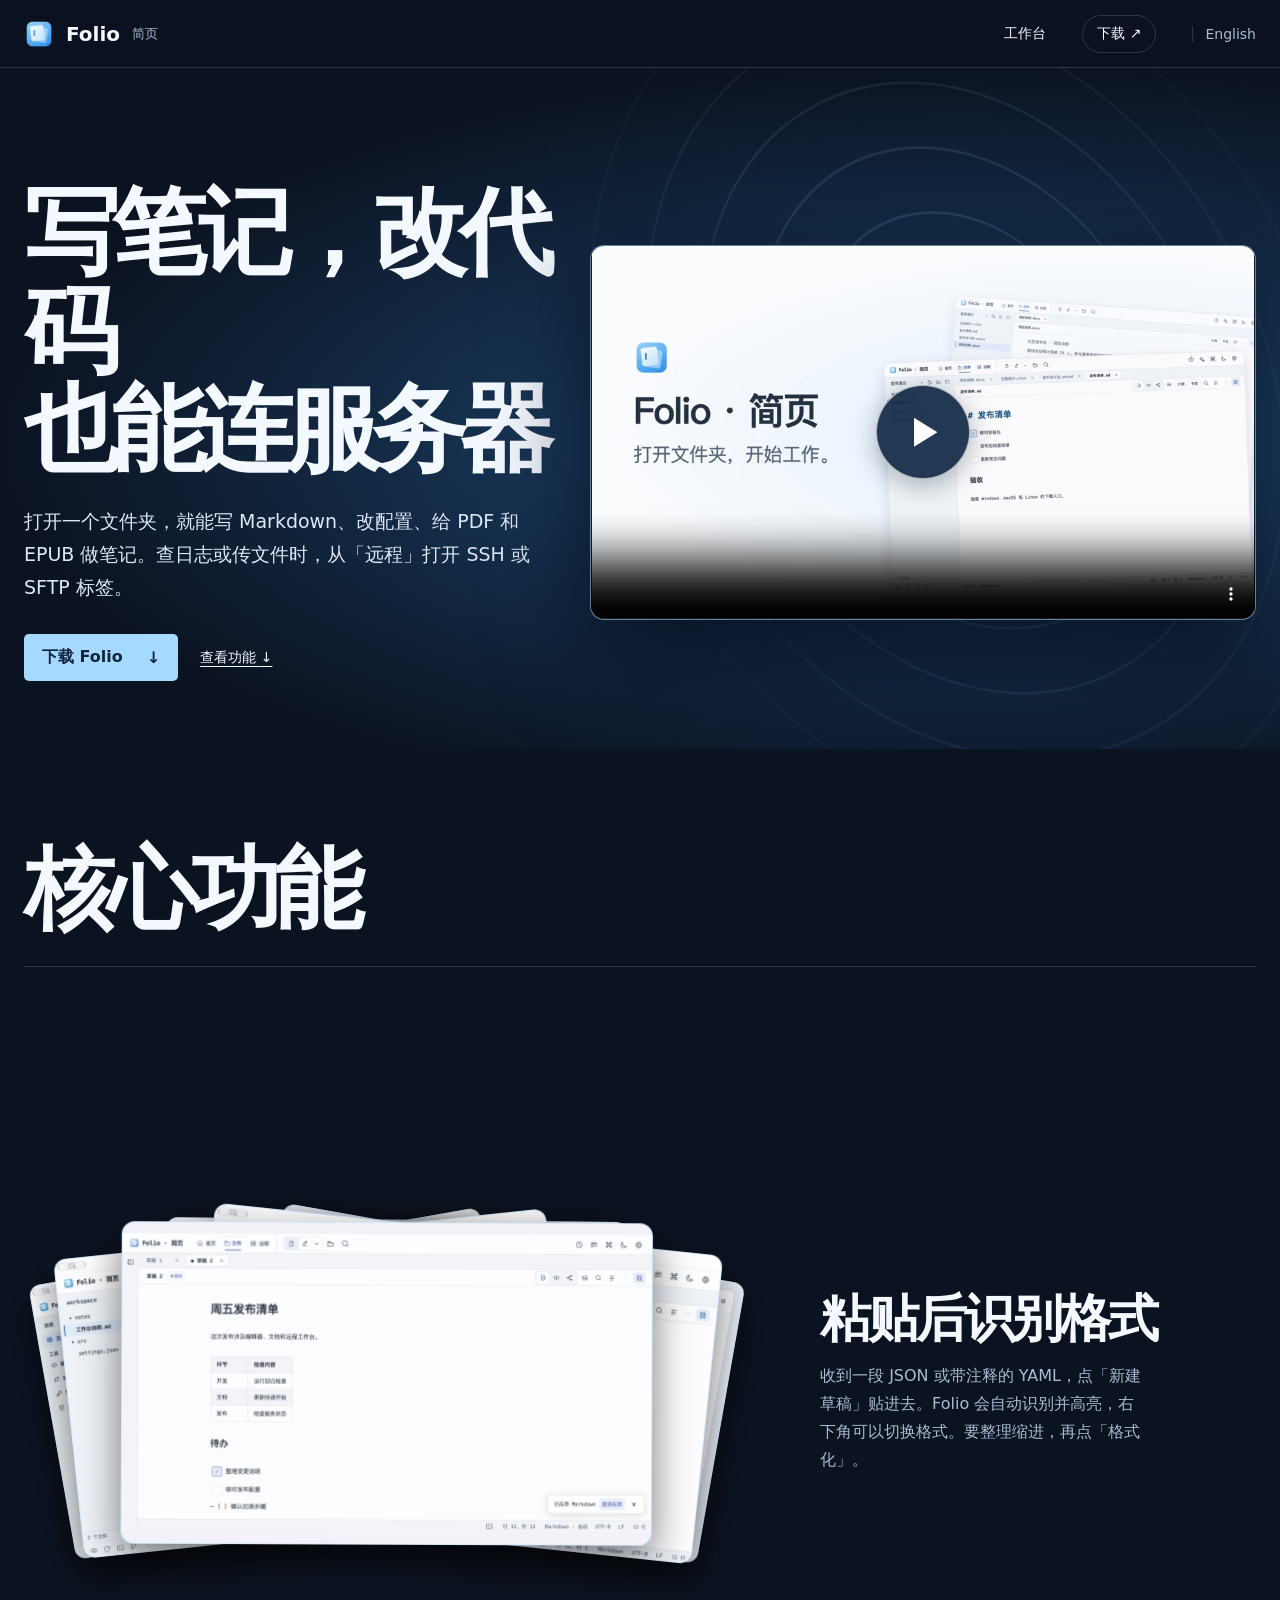
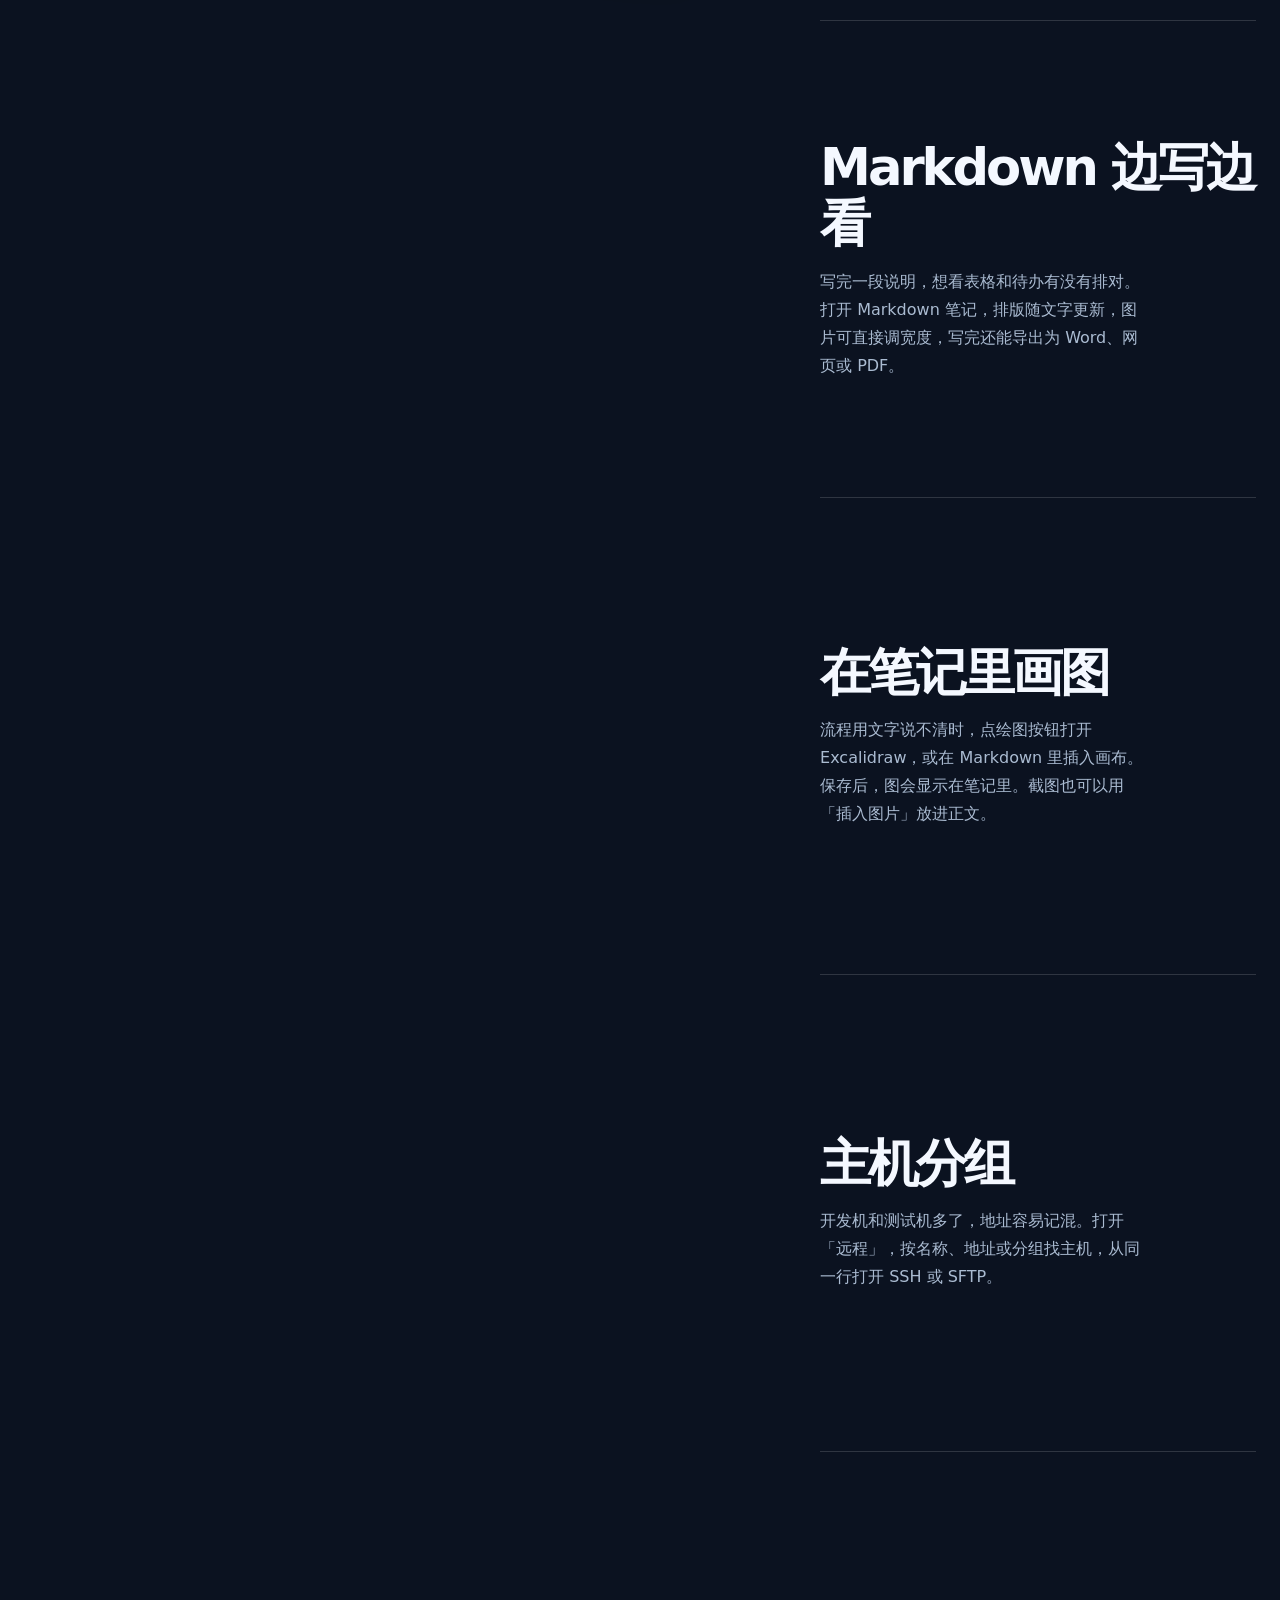
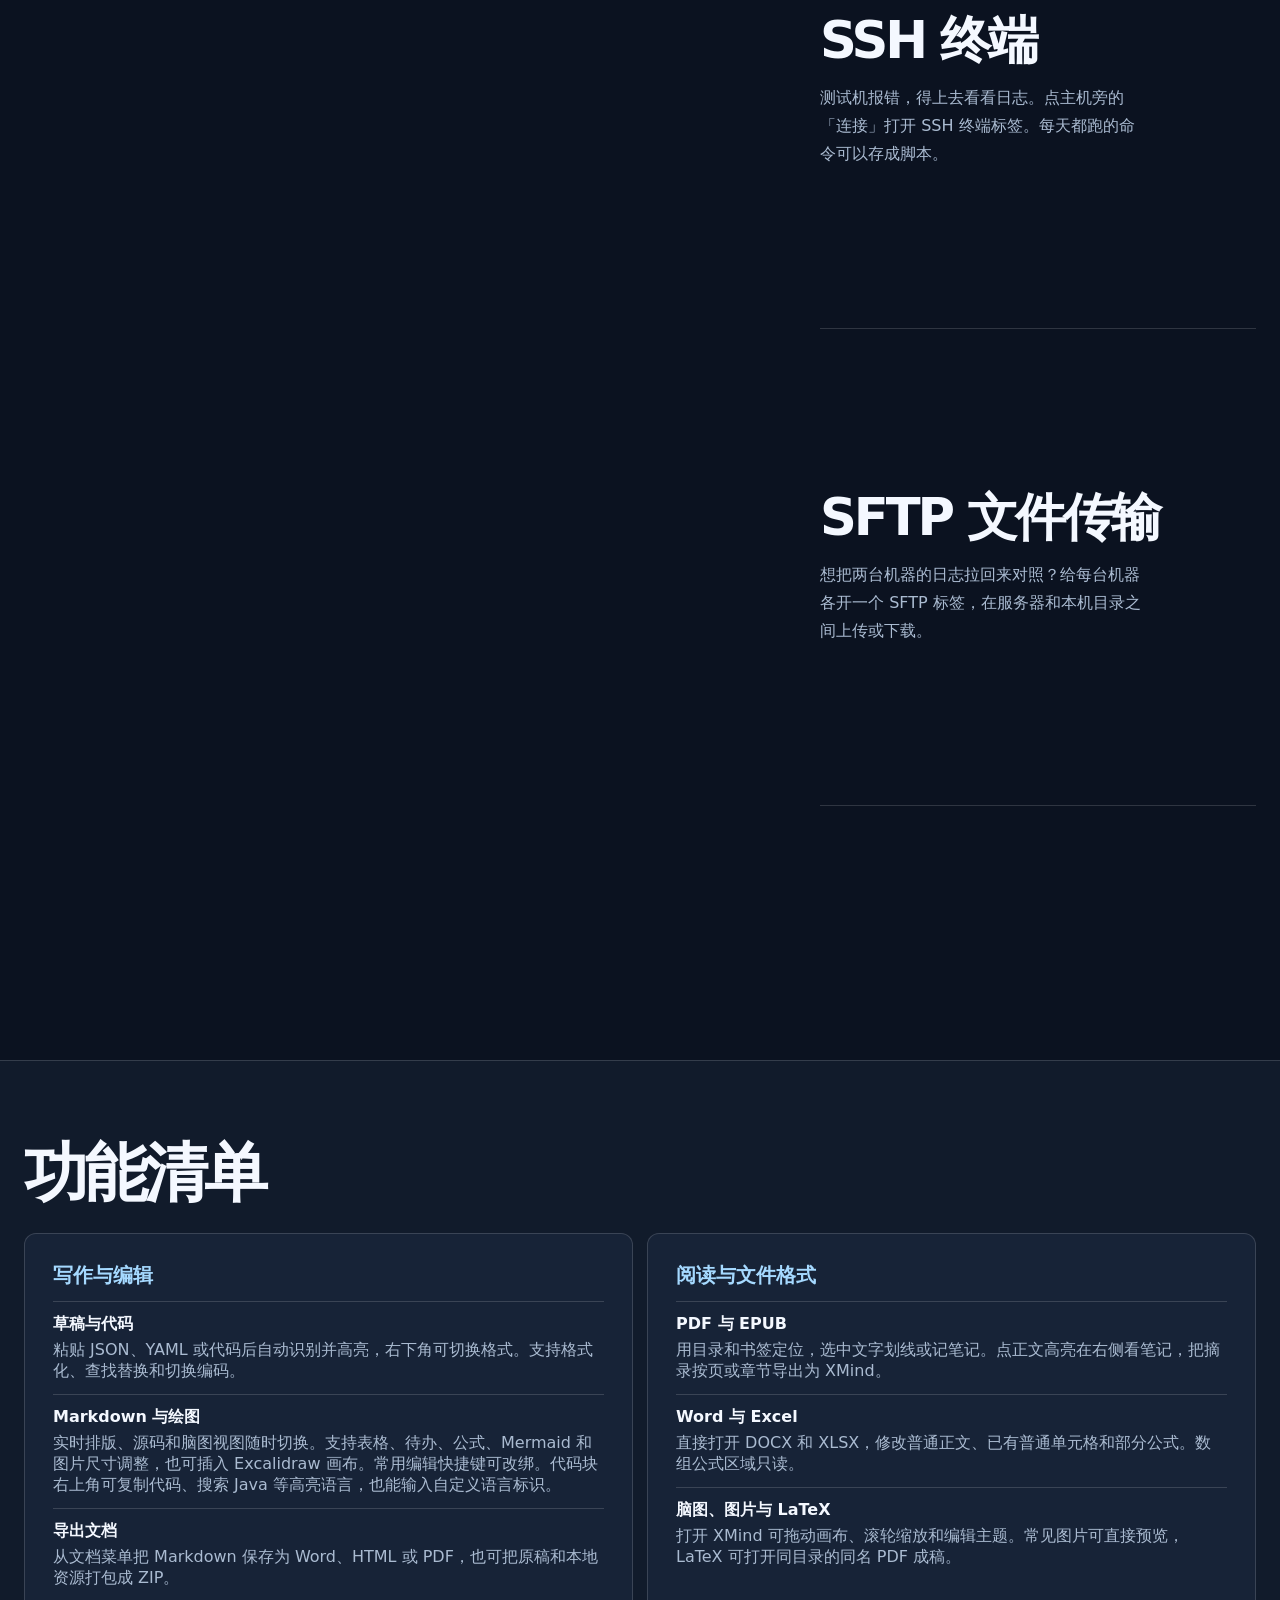
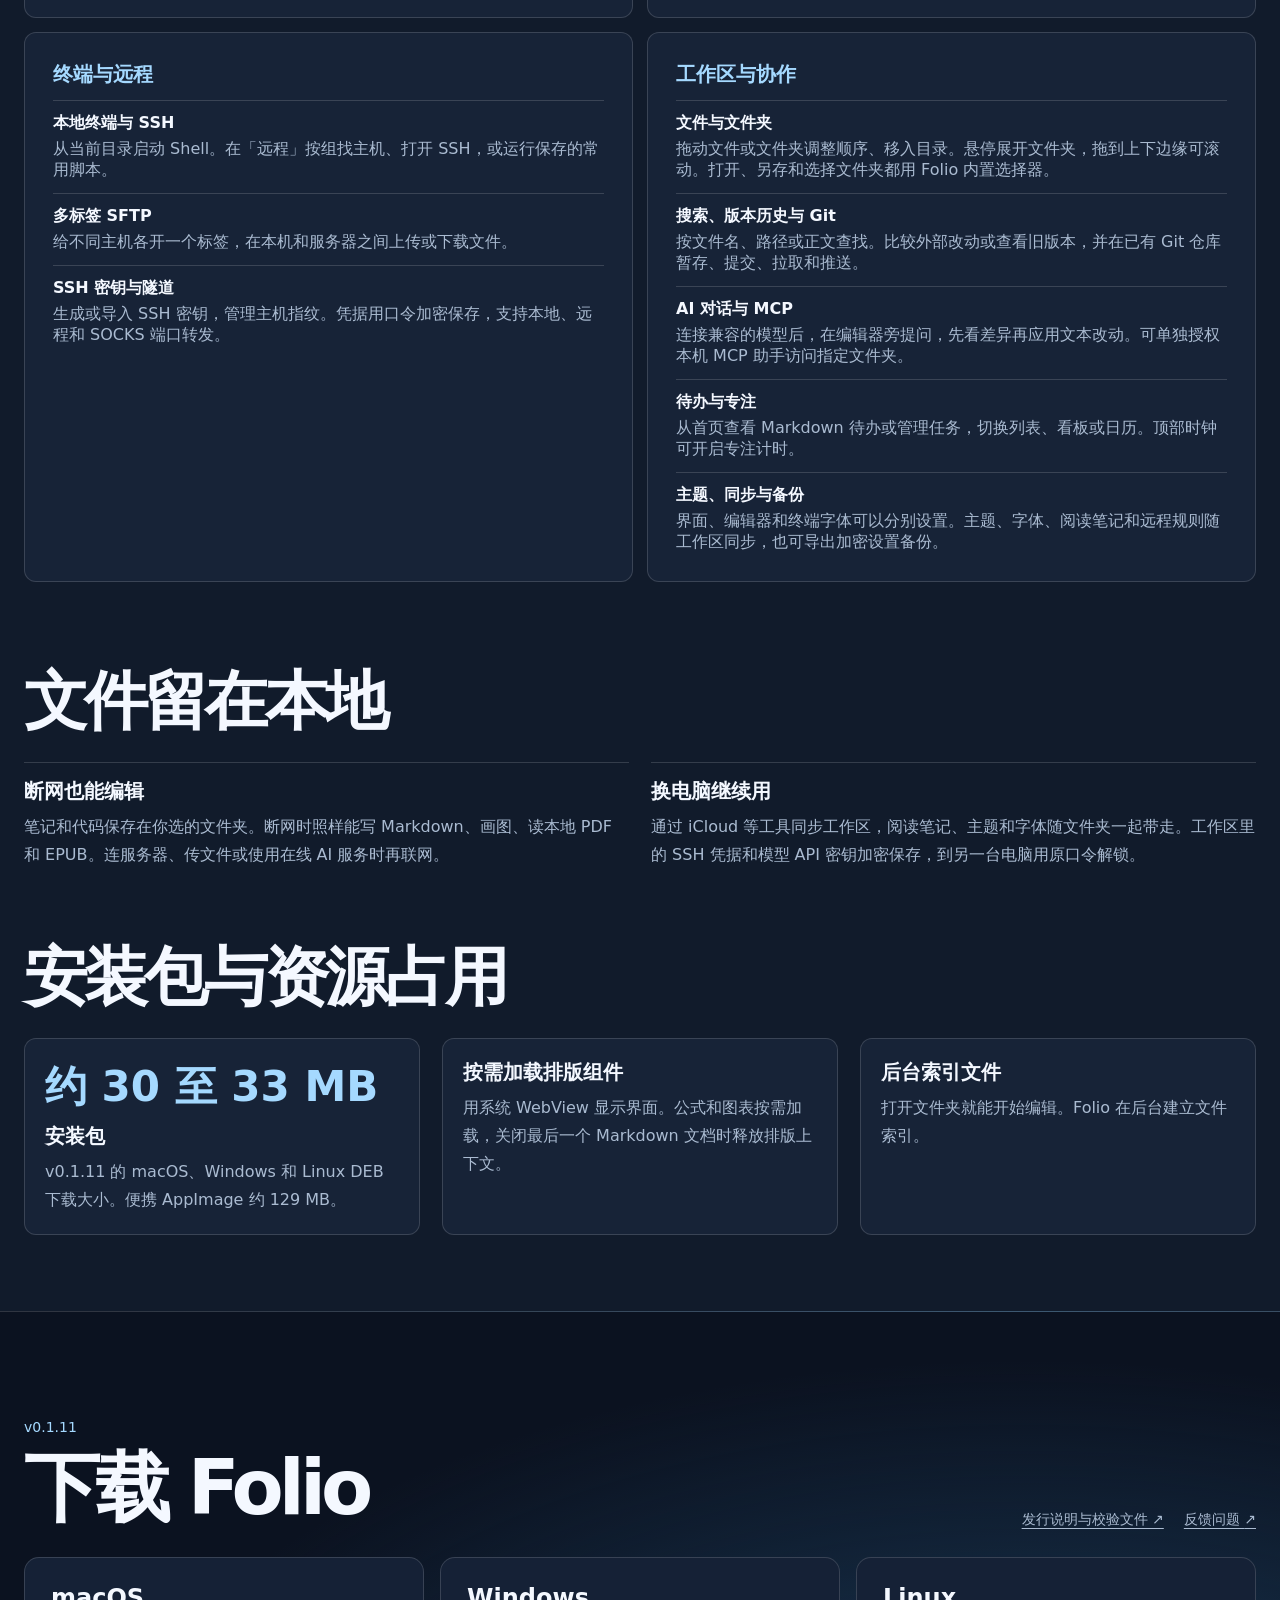
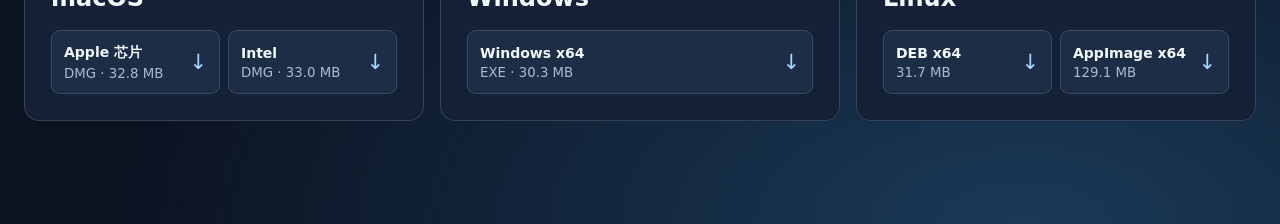
<file: index.html>
<!doctype html>
<html lang="zh-CN">
<head>
<meta charset="utf-8">
<meta name="viewport" content="width=device-width,initial-scale=1">
<meta name="description" content="Folio 简页。打开本地文件夹，写 Markdown、改代码、给 PDF 和 EPUB 做笔记，也能通过 SSH 和 SFTP 管理服务器。">
<title>Folio · 简页</title>
<link rel="alternate" hreflang="en" href="en.html">
<link rel="icon" href="assets/brand/folio.png">
<link rel="stylesheet" href="assets/site/showcase.css?v=issue-links">
</head>
<body>
<header class="masthead">
  <a class="brand" href="#top"><img src="assets/brand/folio.png" alt="" width="30" height="30">Folio <span>简页</span></a>
  <nav aria-label="主导航"><a href="#workbench">工作台</a><a class="nav-download" href="#download">下载 ↗</a><a class="language-switch" href="en.html" lang="en" hreflang="en">English</a></nav>
</header>
<main id="top">
  <section class="hero" aria-labelledby="hero-title">
    <div class="hero-orbit" aria-hidden="true"></div>
    <div class="hero-copy">
      <h1 id="hero-title">写笔记，改代码<br><em>也能连服务器</em></h1>
      <p>打开一个文件夹，就能写 Markdown、改配置、给 PDF 和 EPUB 做笔记。查日志或传文件时，从「远程」打开 SSH 或 SFTP 标签。</p>
      <div class="actions"><a class="button" href="#download">下载 Folio <span aria-hidden="true">↓</span></a><a class="hero-link" href="#workbench">查看功能 <span aria-hidden="true">↓</span></a></div>
    </div>
    <div class="hero-screen"><video controls muted playsinline preload="none" poster="assets/video/film-poster.jpg" width="960" height="540" aria-label="Folio 产品宣传片" src="assets/video/folio.mp4?v=promo2"></video><button class="hero-play" type="button" aria-label="播放宣传片" hidden><span aria-hidden="true"></span></button></div>
  </section>

  <section class="workbench" id="workbench" aria-labelledby="workbench-title">
    <header class="section-head"><h2 id="workbench-title">核心功能</h2></header>
    <div class="story">
      <figure class="story-deck" aria-label="功能截图">
        <div class="deck-stack">
          <div class="deck-card" data-depth="0" aria-hidden="false"><img src="assets/screenshots/draft.jpg" alt="草稿识别粘贴内容后的排版" loading="lazy" width="1150" height="700"></div>
          <div class="deck-card" data-depth="1" aria-hidden="true"><img src="assets/screenshots/markdown-poster.jpg" alt="Markdown 发布清单的排版视图" loading="lazy" width="1150" height="700"></div>
          <div class="deck-card" data-depth="2" aria-hidden="true"><img src="assets/screenshots/drawing-poster.jpg" alt="笔记中的 Excalidraw 绘图" loading="lazy" width="1150" height="700"></div>
          <div class="deck-card" data-depth="3" aria-hidden="true"><img src="assets/screenshots/hosts.png" alt="按开发和测试环境分组的主机列表" width="800" height="500"></div>
          <div class="deck-card" data-depth="4" aria-hidden="true"><img src="assets/screenshots/ssh-terminal.png" alt="通过 SSH 连到预发布环境后运行命令" width="580" height="354"></div>
          <div class="deck-card" data-depth="5" aria-hidden="true"><img src="assets/screenshots/remote-poster.jpg" alt="SFTP 本机与远程文件面板" loading="lazy" width="1150" height="700"></div>
        </div>
      </figure>
      <div class="story-steps">
        <article class="story-step" id="paste"><h3>粘贴后识别格式</h3><p>收到一段 JSON 或带注释的 YAML，点「新建草稿」贴进去。Folio 会自动识别并高亮，右下角可以切换格式。要整理缩进，再点「格式化」。</p></article>
        <article class="story-step" id="markdown"><h3>Markdown 边写边看</h3><p>写完一段说明，想看表格和待办有没有排对。打开 Markdown 笔记，排版随文字更新，图片可直接调宽度，写完还能导出为 Word、网页或 PDF。</p></article>
        <article class="story-step" id="drawing"><h3>在笔记里画图</h3><p>流程用文字说不清时，点绘图按钮打开 Excalidraw，或在 Markdown 里插入画布。保存后，图会显示在笔记里。截图也可以用「插入图片」放进正文。</p></article>
        <article class="story-step" id="hosts"><h3>主机分组</h3><p>开发机和测试机多了，地址容易记混。打开「远程」，按名称、地址或分组找主机，从同一行打开 SSH 或 SFTP。</p></article>
        <article class="story-step" id="terminal"><h3>SSH 终端</h3><p>测试机报错，得上去看看日志。点主机旁的「连接」打开 SSH 终端标签。每天都跑的命令可以存成脚本。</p></article>
        <article class="story-step" id="remote"><h3>SFTP 文件传输</h3><p>想把两台机器的日志拉回来对照？给每台机器各开一个 SFTP 标签，在服务器和本机目录之间上传或下载。</p></article>
      </div>
    </div>
  </section>
  <div class="detail-band">
  <section class="capabilities additional" id="features" aria-labelledby="feature-title">
    <h2 id="feature-title">功能清单</h2>
    <div class="feature-groups">
      <section class="feature-group">
        <h3>写作与编辑</h3>
        <dl>
          <div><dt>草稿与代码</dt><dd>粘贴 JSON、YAML 或代码后自动识别并高亮，右下角可切换格式。支持格式化、查找替换和切换编码。</dd></div>
          <div><dt>Markdown 与绘图</dt><dd>实时排版、源码和脑图视图随时切换。支持表格、待办、公式、Mermaid 和图片尺寸调整，也可插入 Excalidraw 画布。常用编辑快捷键可改绑。代码块右上角可复制代码、搜索 Java 等高亮语言，也能输入自定义语言标识。</dd></div>
          <div><dt>导出文档</dt><dd>从文档菜单把 Markdown 保存为 Word、HTML 或 PDF，也可把原稿和本地资源打包成 ZIP。</dd></div>
        </dl>
      </section>
      <section class="feature-group">
        <h3>阅读与文件格式</h3>
        <dl>
          <div><dt>PDF 与 EPUB</dt><dd>用目录和书签定位，选中文字划线或记笔记。点正文高亮在右侧看笔记，把摘录按页或章节导出为 XMind。</dd></div>
          <div><dt>Word 与 Excel</dt><dd>直接打开 DOCX 和 XLSX，修改普通正文、已有普通单元格和部分公式。数组公式区域只读。</dd></div>
          <div><dt>脑图、图片与 LaTeX</dt><dd>打开 XMind 可拖动画布、滚轮缩放和编辑主题。常见图片可直接预览，LaTeX 可打开同目录的同名 PDF 成稿。</dd></div>
        </dl>
      </section>
      <section class="feature-group">
        <h3>终端与远程</h3>
        <dl>
          <div><dt>本地终端与 SSH</dt><dd>从当前目录启动 Shell。在「远程」按组找主机、打开 SSH，或运行保存的常用脚本。</dd></div>
          <div><dt>多标签 SFTP</dt><dd>给不同主机各开一个标签，在本机和服务器之间上传或下载文件。</dd></div>
          <div><dt>SSH 密钥与隧道</dt><dd>生成或导入 SSH 密钥，管理主机指纹。凭据用口令加密保存，支持本地、远程和 SOCKS 端口转发。</dd></div>
        </dl>
      </section>
      <section class="feature-group">
        <h3>工作区与协作</h3>
        <dl>
          <div><dt>文件与文件夹</dt><dd>拖动文件或文件夹调整顺序、移入目录。悬停展开文件夹，拖到上下边缘可滚动。打开、另存和选择文件夹都用 Folio 内置选择器。</dd></div>
          <div><dt>搜索、版本历史与 Git</dt><dd>按文件名、路径或正文查找。比较外部改动或查看旧版本，并在已有 Git 仓库暂存、提交、拉取和推送。</dd></div>
          <div><dt>AI 对话与 MCP</dt><dd>连接兼容的模型后，在编辑器旁提问，先看差异再应用文本改动。可单独授权本机 MCP 助手访问指定文件夹。</dd></div>
          <div><dt>待办与专注</dt><dd>从首页查看 Markdown 待办或管理任务，切换列表、看板或日历。顶部时钟可开启专注计时。</dd></div>
          <div><dt>主题、同步与备份</dt><dd>界面、编辑器和终端字体可以分别设置。主题、字体、阅读笔记和远程规则随工作区同步，也可导出加密设置备份。</dd></div>
        </dl>
      </section>
    </div>
  </section>
  <section class="capabilities local-files" id="local-files" aria-labelledby="local-title">
    <h2 id="local-title">文件留在本地</h2>
    <div class="grid">
      <article><h3>断网也能编辑</h3><p>笔记和代码保存在你选的文件夹。断网时照样能写 Markdown、画图、读本地 PDF 和 EPUB。连服务器、传文件或使用在线 AI 服务时再联网。</p></article>
      <article><h3>换电脑继续用</h3><p>通过 iCloud 等工具同步工作区，阅读笔记、主题和字体随文件夹一起带走。工作区里的 SSH 凭据和模型 API 密钥加密保存，到另一台电脑用原口令解锁。</p></article>
    </div>
  </section>
  <section class="capabilities performance" id="performance" aria-labelledby="performance-title">
    <h2 id="performance-title">安装包与资源占用</h2>
    <div class="grid">
      <article><strong>约 30 至 33 MB</strong><h3>安装包</h3><p>v0.1.11 的 macOS、Windows 和 Linux DEB 下载大小。便携 AppImage 约 129 MB。</p></article>
      <article><h3>按需加载排版组件</h3><p>用系统 WebView 显示界面。公式和图表按需加载，关闭最后一个 Markdown 文档时释放排版上下文。</p></article>
      <article><h3>后台索引文件</h3><p>打开文件夹就能开始编辑。Folio 在后台建立文件索引。</p></article>
    </div>
  </section>
  </div>
  <section class="download-section" id="download" aria-labelledby="download-title">
    <header class="download-heading">
      <div><p class="download-version">v0.1.11</p><h2 id="download-title">下载 Folio</h2></div>
      <div class="download-links">
        <a class="release-link" href="https://github.com/bujiuzhi/Folio/releases/tag/v0.1.11">发行说明与校验文件 ↗</a>
        <a class="release-link" href="https://github.com/bujiuzhi/Folio/issues">反馈问题 <span aria-hidden="true">↗</span></a>
      </div>
    </header>
    <div class="download-platforms">
      <article class="download-platform"><h3>macOS</h3>
        <div class="download-options">
        <a class="download-build" href="https://github.com/bujiuzhi/Folio/releases/download/v0.1.11/Folio_0.1.11_aarch64.dmg"><span><strong>Apple 芯片</strong><small>DMG · 32.8 MB</small></span><span class="download-arrow">↓</span></a>
        <a class="download-build" href="https://github.com/bujiuzhi/Folio/releases/download/v0.1.11/Folio_0.1.11_x64.dmg"><span><strong>Intel</strong><small>DMG · 33.0 MB</small></span><span class="download-arrow">↓</span></a>
        </div>
      </article>
      <article class="download-platform"><h3>Windows</h3>
        <div class="download-options">
        <a class="download-build" href="https://github.com/bujiuzhi/Folio/releases/download/v0.1.11/Folio_0.1.11_x64-setup.exe"><span><strong>Windows x64</strong><small>EXE · 30.3 MB</small></span><span class="download-arrow">↓</span></a>
        </div>
      </article>
      <article class="download-platform"><h3>Linux</h3>
        <div class="download-options">
        <a class="download-build" href="https://github.com/bujiuzhi/Folio/releases/download/v0.1.11/Folio_0.1.11_amd64.deb"><span><strong>DEB x64</strong><small>31.7 MB</small></span><span class="download-arrow">↓</span></a>
        <a class="download-build" href="https://github.com/bujiuzhi/Folio/releases/download/v0.1.11/Folio_0.1.11_amd64.AppImage"><span><strong>AppImage x64</strong><small>129.1 MB</small></span><span class="download-arrow">↓</span></a>
        </div>
      </article>
    </div>
  </section>
</main>
<script type="module" src="assets/site/showcase.js"></script>
<script type="module" src="assets/site/film-controls.js"></script>
</body>
</html>
</file>
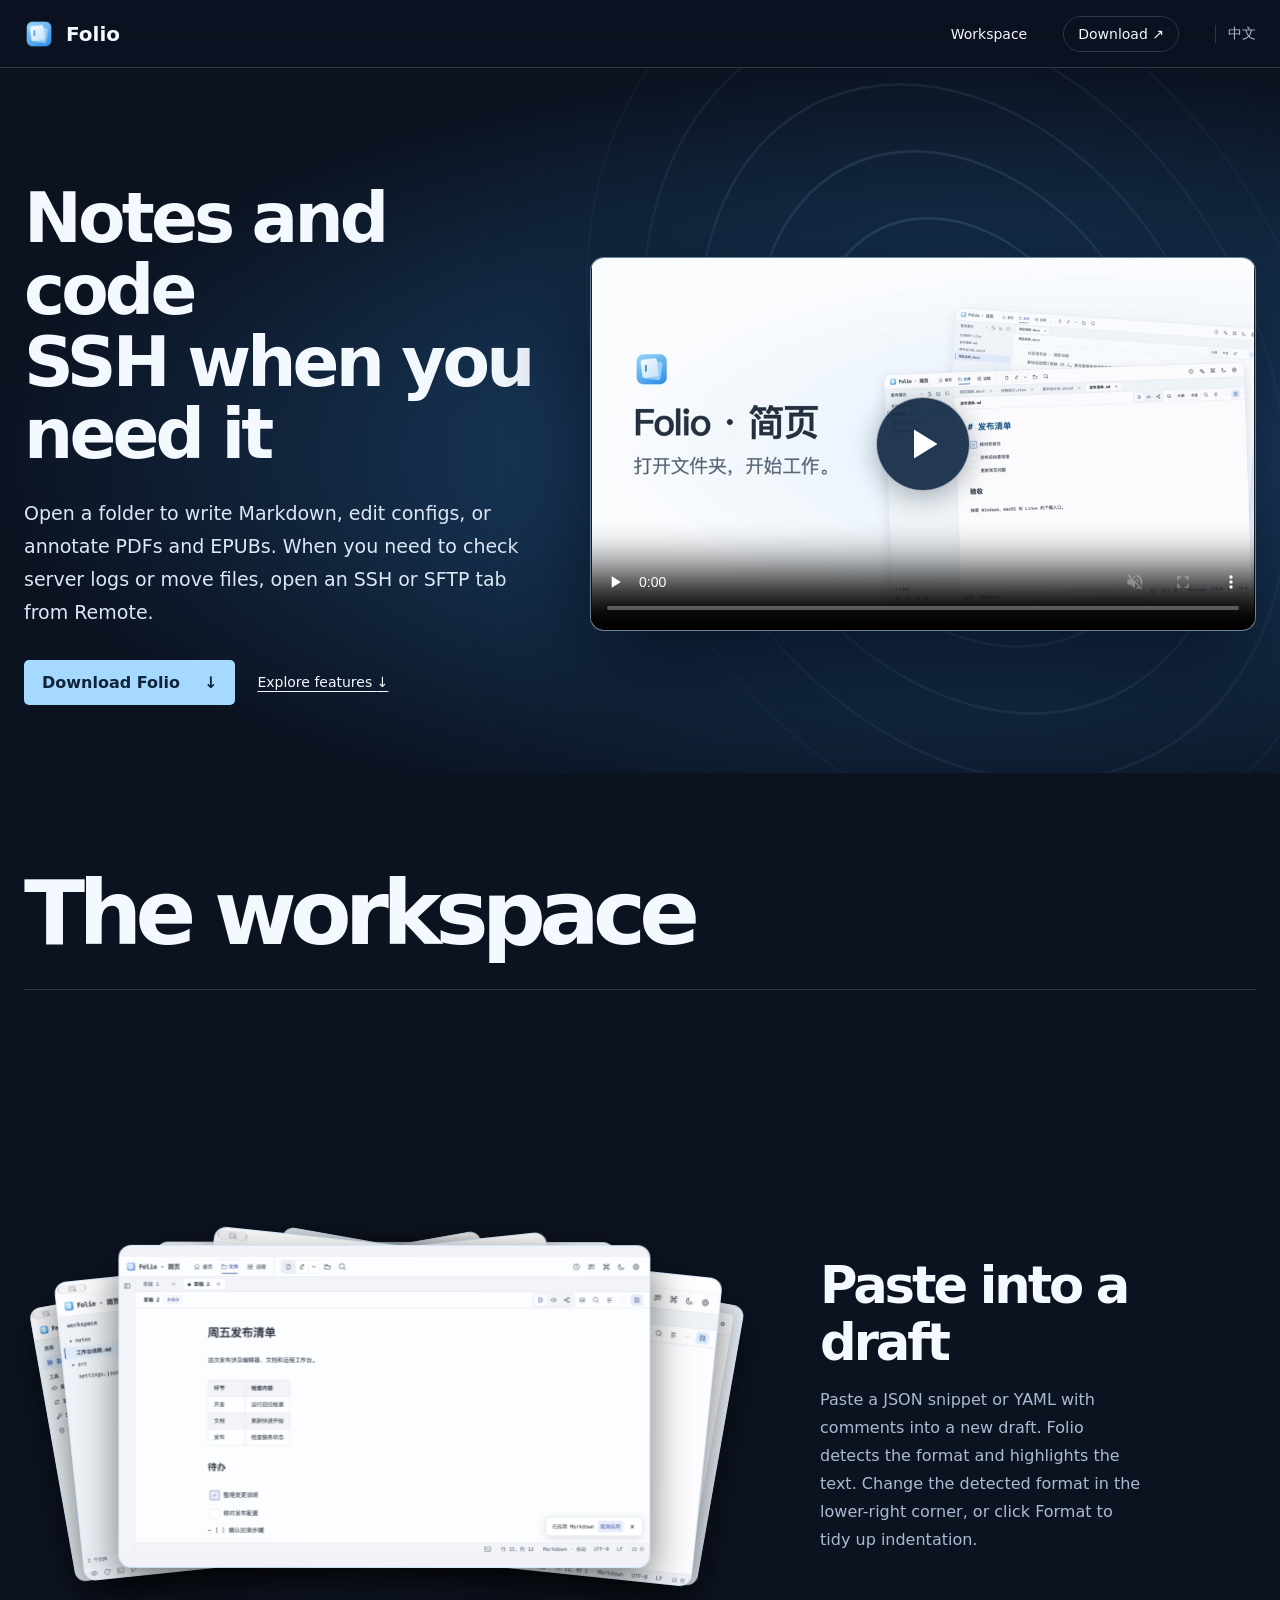
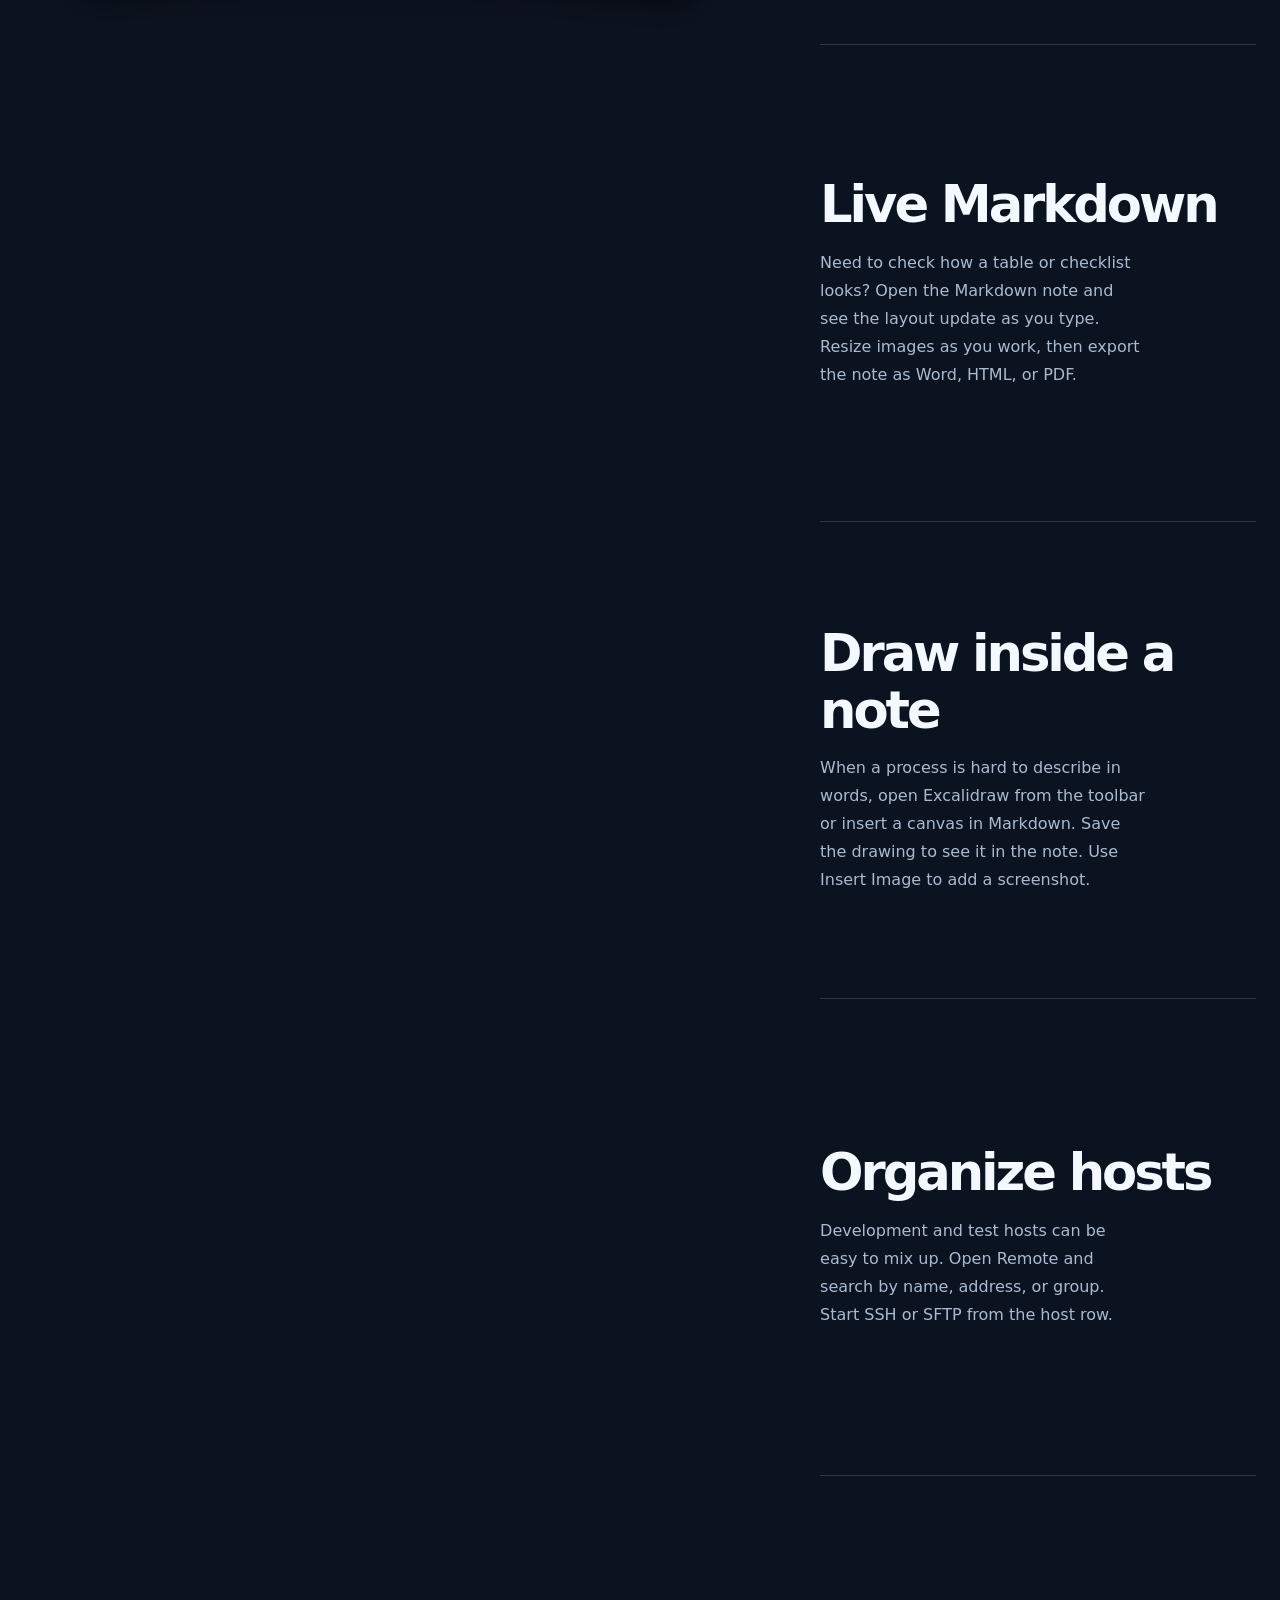
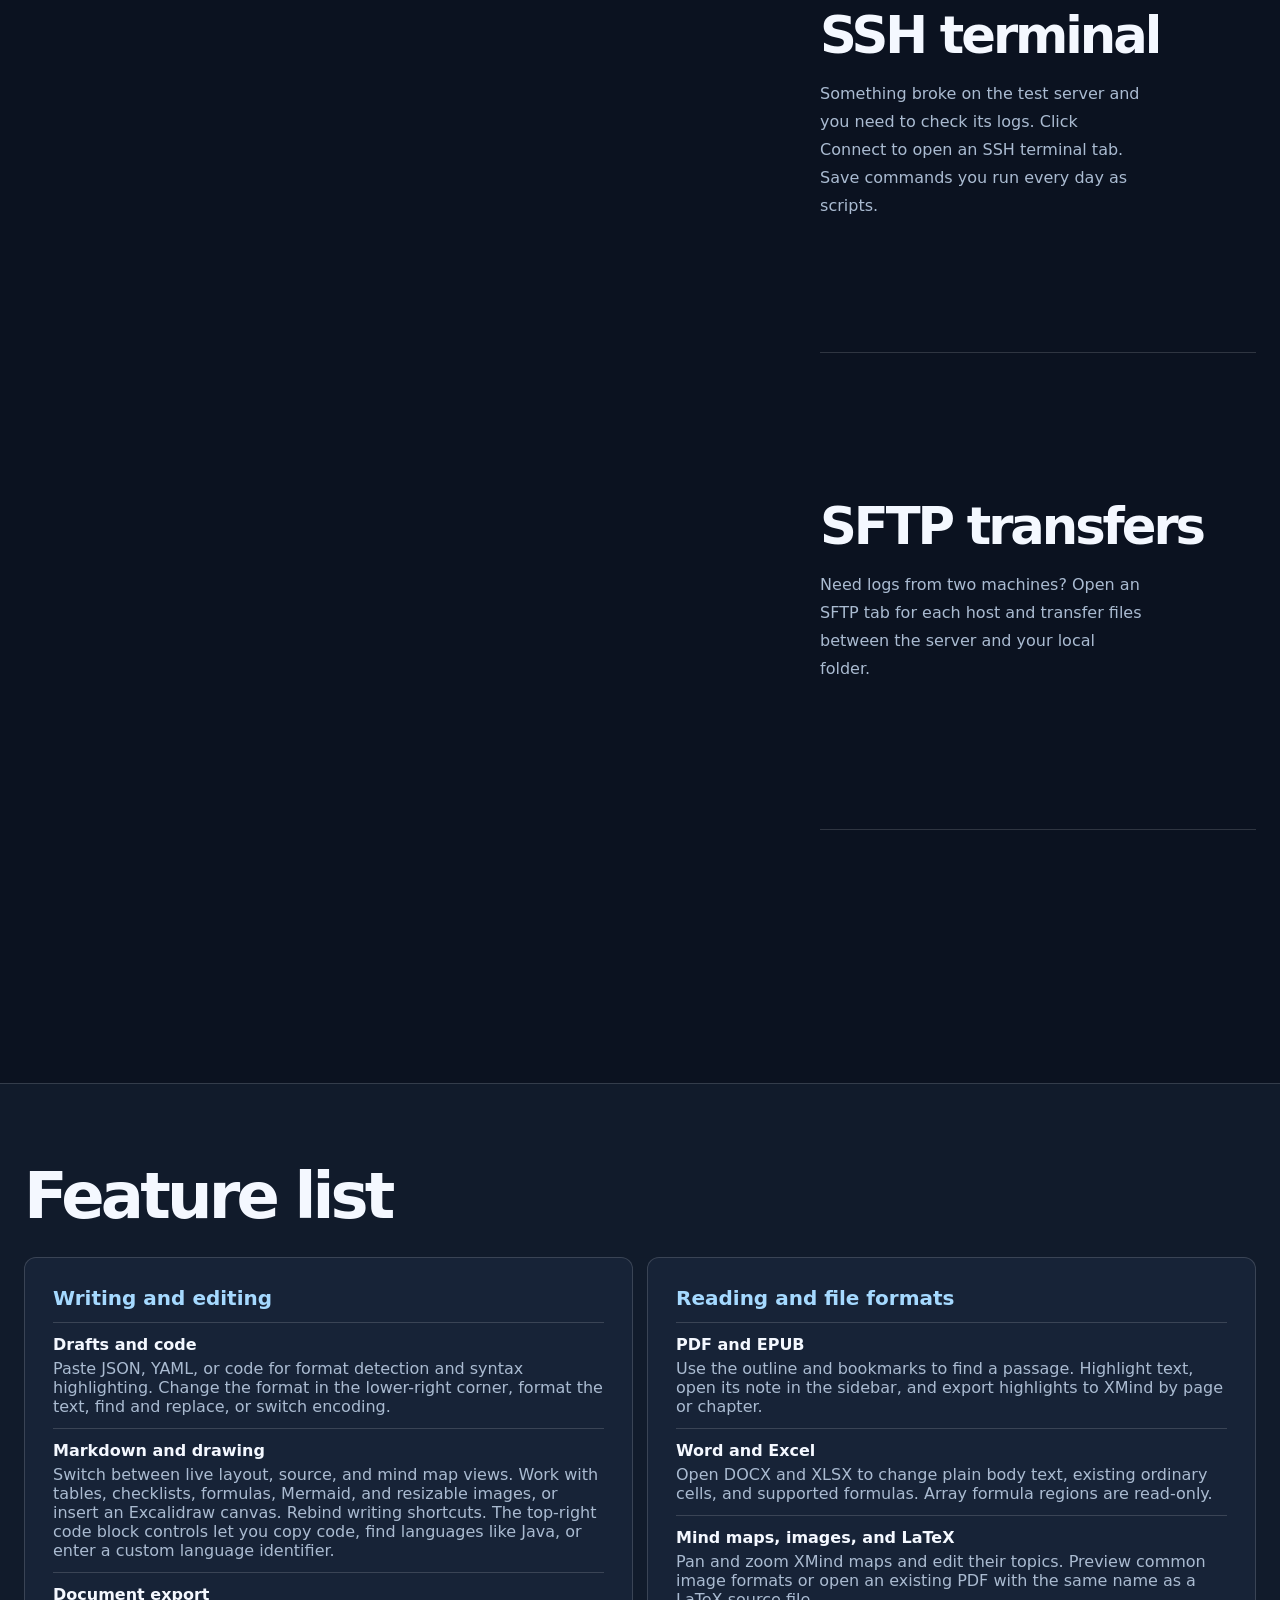
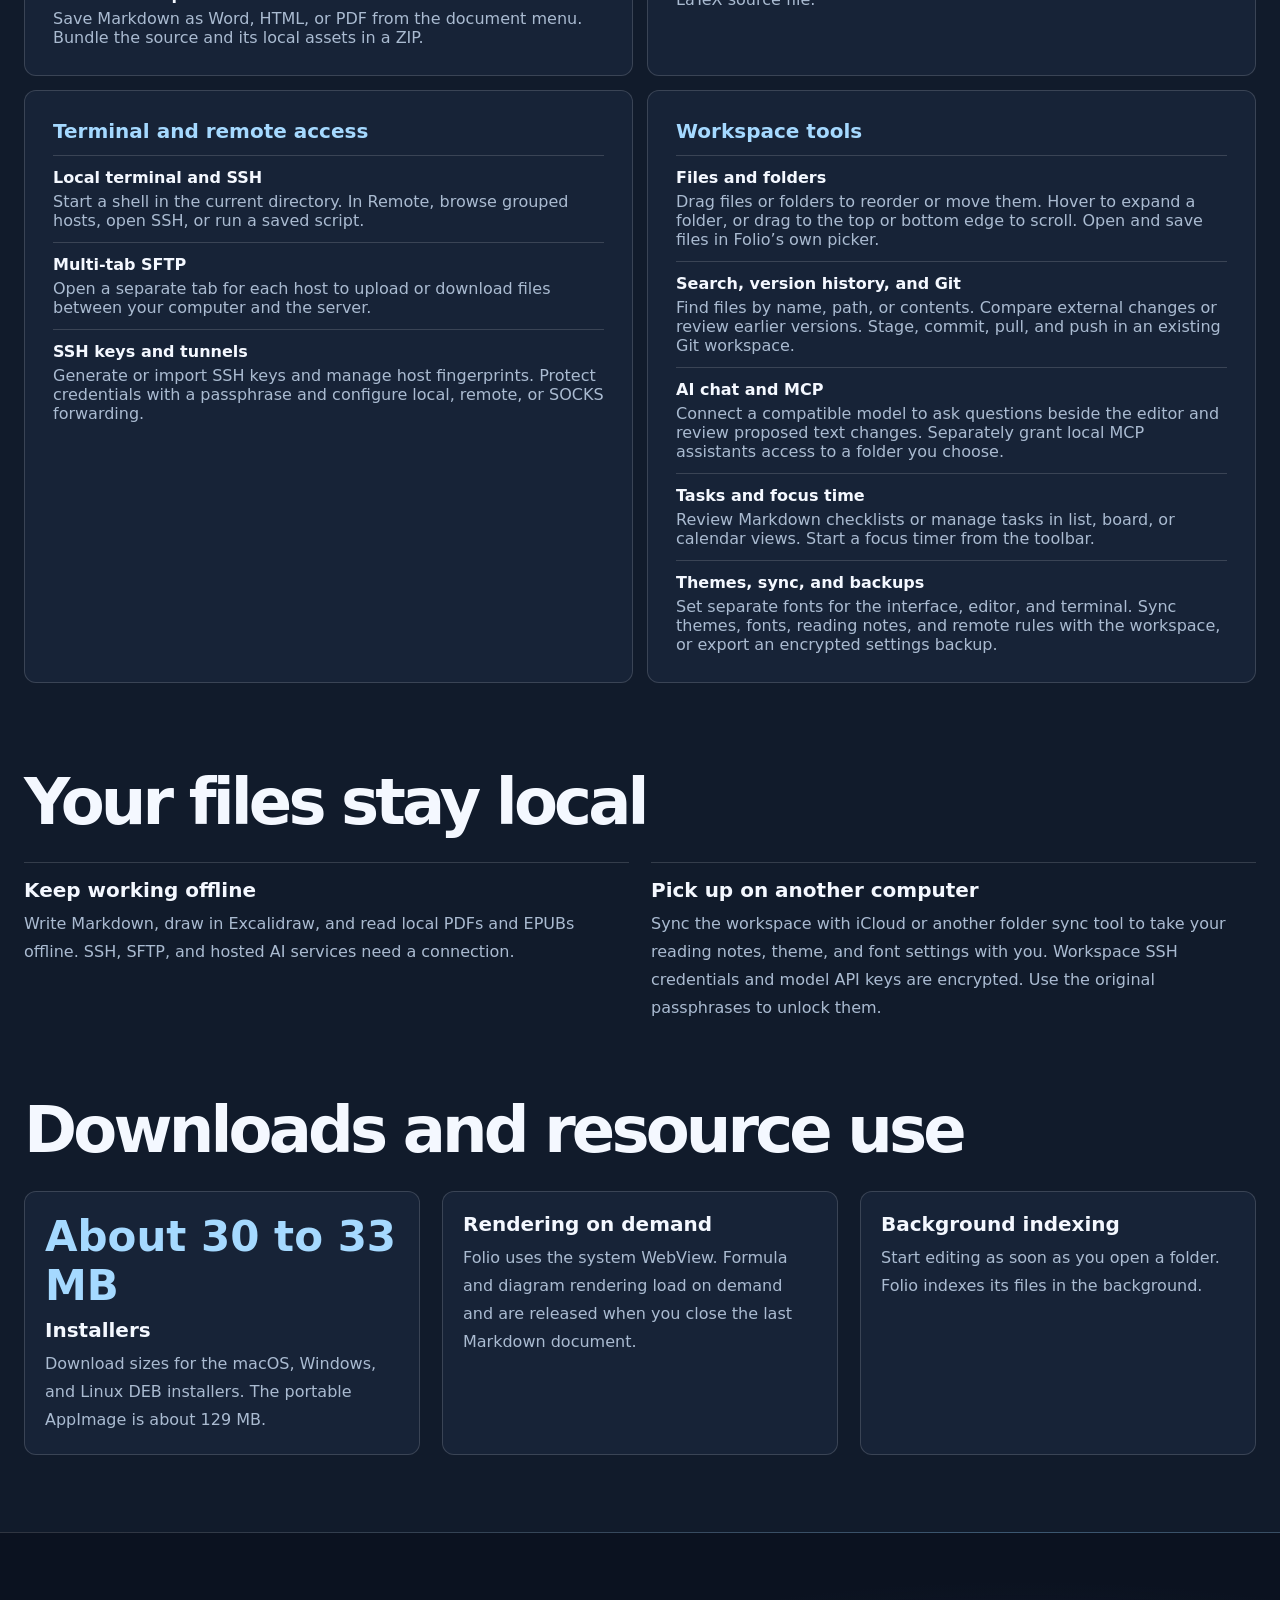
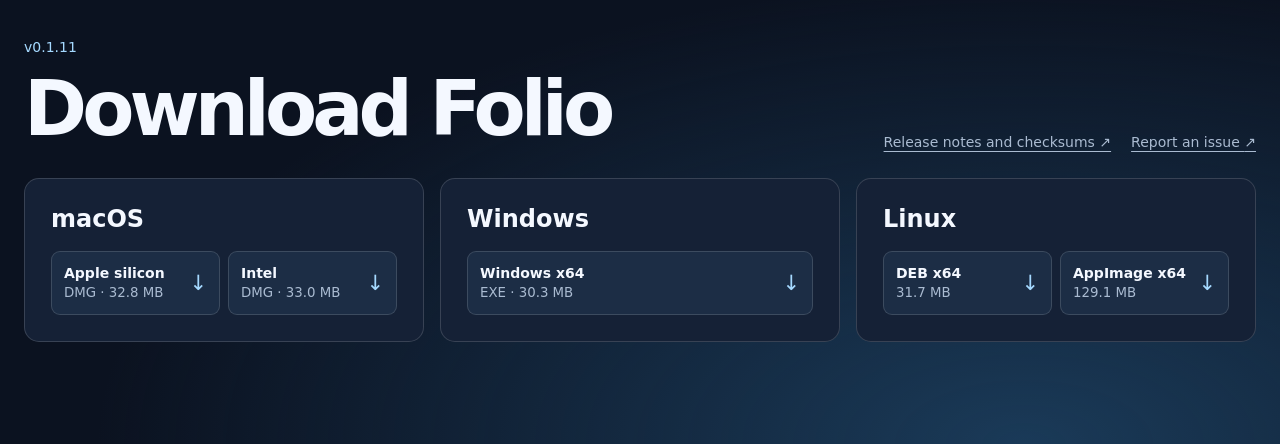
<file: en.html>
<!doctype html>
<html lang="en">
<head>
<meta charset="utf-8">
<meta name="viewport" content="width=device-width,initial-scale=1">
<meta name="description" content="Folio is a local workspace for Markdown, code, PDF and EPUB notes, and remote work over SSH and SFTP.">
<title>Folio</title>
<link rel="alternate" hreflang="zh-CN" href="index.html">
<link rel="icon" href="assets/brand/folio.png">
<link rel="stylesheet" href="assets/site/showcase.css?v=issue-links">
</head>
<body>
<header class="masthead">
  <a class="brand" href="#top"><img src="assets/brand/folio.png" alt="" width="30" height="30">Folio</a>
  <nav aria-label="Main navigation"><a href="#workbench">Workspace</a><a class="nav-download" href="#download">Download ↗</a><a class="language-switch" href="index.html" lang="zh-CN" hreflang="zh-CN">中文</a></nav>
</header>
<main id="top">
  <section class="hero" aria-labelledby="hero-title">
    <div class="hero-orbit" aria-hidden="true"></div>
    <div class="hero-copy">
      <h1 id="hero-title">Notes and code<br><em>SSH when you need it</em></h1>
      <p>Open a folder to write Markdown, edit configs, or annotate PDFs and EPUBs. When you need to check server logs or move files, open an SSH or SFTP tab from Remote.</p>
      <div class="actions"><a class="button" href="#download">Download Folio <span aria-hidden="true">↓</span></a><a class="hero-link" href="#workbench">Explore features <span aria-hidden="true">↓</span></a></div>
    </div>
    <div class="hero-screen"><video controls muted playsinline preload="none" poster="assets/video/film-poster.jpg" width="960" height="540" aria-label="Folio product film" src="assets/video/folio.mp4?v=promo2"></video><button class="hero-play" type="button" aria-label="Play the product film" hidden><span aria-hidden="true"></span></button></div>
  </section>

  <section class="workbench" id="workbench" aria-labelledby="workbench-title">
    <header class="section-head"><h2 id="workbench-title">The workspace</h2></header>
    <div class="story">
      <figure class="story-deck" aria-label="Feature screenshots">
        <div class="deck-stack">
          <div class="deck-card" data-depth="0" aria-hidden="false"><img src="assets/screenshots/draft.jpg" alt="Formatted Markdown after pasting into a draft" loading="lazy" width="1150" height="700"></div>
          <div class="deck-card" data-depth="1" aria-hidden="true"><img src="assets/screenshots/markdown-poster.jpg" alt="A rendered Markdown release checklist" loading="lazy" width="1150" height="700"></div>
          <div class="deck-card" data-depth="2" aria-hidden="true"><img src="assets/screenshots/drawing-poster.jpg" alt="An Excalidraw drawing inside a note" loading="lazy" width="1150" height="700"></div>
          <div class="deck-card" data-depth="3" aria-hidden="true"><img src="assets/screenshots/hosts.png" alt="Hosts grouped by development and test environment" width="800" height="500"></div>
          <div class="deck-card" data-depth="4" aria-hidden="true"><img src="assets/screenshots/ssh-terminal.png" alt="Running a command on a staging host over SSH" width="580" height="354"></div>
          <div class="deck-card" data-depth="5" aria-hidden="true"><img src="assets/screenshots/remote-poster.jpg" alt="Local and remote files in the SFTP browser" loading="lazy" width="1150" height="700"></div>
        </div>
      </figure>
      <div class="story-steps">
        <article class="story-step" id="paste"><h3>Paste into a draft</h3><p>Paste a JSON snippet or YAML with comments into a new draft. Folio detects the format and highlights the text. Change the detected format in the lower-right corner, or click Format to tidy up indentation.</p></article>
        <article class="story-step" id="markdown"><h3>Live Markdown</h3><p>Need to check how a table or checklist looks? Open the Markdown note and see the layout update as you type. Resize images as you work, then export the note as Word, HTML, or PDF.</p></article>
        <article class="story-step" id="drawing"><h3>Draw inside a note</h3><p>When a process is hard to describe in words, open Excalidraw from the toolbar or insert a canvas in Markdown. Save the drawing to see it in the note. Use Insert Image to add a screenshot.</p></article>
        <article class="story-step" id="hosts"><h3>Organize hosts</h3><p>Development and test hosts can be easy to mix up. Open Remote and search by name, address, or group. Start SSH or SFTP from the host row.</p></article>
        <article class="story-step" id="terminal"><h3>SSH terminal</h3><p>Something broke on the test server and you need to check its logs. Click Connect to open an SSH terminal tab. Save commands you run every day as scripts.</p></article>
        <article class="story-step" id="remote"><h3>SFTP transfers</h3><p>Need logs from two machines? Open an SFTP tab for each host and transfer files between the server and your local folder.</p></article>
      </div>
    </div>
  </section>
  <div class="detail-band">
  <section class="capabilities additional" id="features" aria-labelledby="feature-title">
    <h2 id="feature-title">Feature list</h2>
    <div class="feature-groups">
      <section class="feature-group">
        <h3>Writing and editing</h3>
        <dl>
          <div><dt>Drafts and code</dt><dd>Paste JSON, YAML, or code for format detection and syntax highlighting. Change the format in the lower-right corner, format the text, find and replace, or switch encoding.</dd></div>
          <div><dt>Markdown and drawing</dt><dd>Switch between live layout, source, and mind map views. Work with tables, checklists, formulas, Mermaid, and resizable images, or insert an Excalidraw canvas. Rebind writing shortcuts. The top-right code block controls let you copy code, find languages like Java, or enter a custom language identifier.</dd></div>
          <div><dt>Document export</dt><dd>Save Markdown as Word, HTML, or PDF from the document menu. Bundle the source and its local assets in a ZIP.</dd></div>
        </dl>
      </section>
      <section class="feature-group">
        <h3>Reading and file formats</h3>
        <dl>
          <div><dt>PDF and EPUB</dt><dd>Use the outline and bookmarks to find a passage. Highlight text, open its note in the sidebar, and export highlights to XMind by page or chapter.</dd></div>
          <div><dt>Word and Excel</dt><dd>Open DOCX and XLSX to change plain body text, existing ordinary cells, and supported formulas. Array formula regions are read-only.</dd></div>
          <div><dt>Mind maps, images, and LaTeX</dt><dd>Pan and zoom XMind maps and edit their topics. Preview common image formats or open an existing PDF with the same name as a LaTeX source file.</dd></div>
        </dl>
      </section>
      <section class="feature-group">
        <h3>Terminal and remote access</h3>
        <dl>
          <div><dt>Local terminal and SSH</dt><dd>Start a shell in the current directory. In Remote, browse grouped hosts, open SSH, or run a saved script.</dd></div>
          <div><dt>Multi-tab SFTP</dt><dd>Open a separate tab for each host to upload or download files between your computer and the server.</dd></div>
          <div><dt>SSH keys and tunnels</dt><dd>Generate or import SSH keys and manage host fingerprints. Protect credentials with a passphrase and configure local, remote, or SOCKS forwarding.</dd></div>
        </dl>
      </section>
      <section class="feature-group">
        <h3>Workspace tools</h3>
        <dl>
          <div><dt>Files and folders</dt><dd>Drag files or folders to reorder or move them. Hover to expand a folder, or drag to the top or bottom edge to scroll. Open and save files in Folio’s own picker.</dd></div>
          <div><dt>Search, version history, and Git</dt><dd>Find files by name, path, or contents. Compare external changes or review earlier versions. Stage, commit, pull, and push in an existing Git workspace.</dd></div>
          <div><dt>AI chat and MCP</dt><dd>Connect a compatible model to ask questions beside the editor and review proposed text changes. Separately grant local MCP assistants access to a folder you choose.</dd></div>
          <div><dt>Tasks and focus time</dt><dd>Review Markdown checklists or manage tasks in list, board, or calendar views. Start a focus timer from the toolbar.</dd></div>
          <div><dt>Themes, sync, and backups</dt><dd>Set separate fonts for the interface, editor, and terminal. Sync themes, fonts, reading notes, and remote rules with the workspace, or export an encrypted settings backup.</dd></div>
        </dl>
      </section>
    </div>
  </section>
  <section class="capabilities local-files" id="local-files" aria-labelledby="local-title">
    <h2 id="local-title">Your files stay local</h2>
    <div class="grid">
      <article><h3>Keep working offline</h3><p>Write Markdown, draw in Excalidraw, and read local PDFs and EPUBs offline. SSH, SFTP, and hosted AI services need a connection.</p></article>
      <article><h3>Pick up on another computer</h3><p>Sync the workspace with iCloud or another folder sync tool to take your reading notes, theme, and font settings with you. Workspace SSH credentials and model API keys are encrypted. Use the original passphrases to unlock them.</p></article>
    </div>
  </section>
  <section class="capabilities performance" id="performance" aria-labelledby="performance-title">
    <h2 id="performance-title">Downloads and resource use</h2>
    <div class="grid">
      <article><strong>About 30 to 33 MB</strong><h3>Installers</h3><p>Download sizes for the macOS, Windows, and Linux DEB installers. The portable AppImage is about 129 MB.</p></article>
      <article><h3>Rendering on demand</h3><p>Folio uses the system WebView. Formula and diagram rendering load on demand and are released when you close the last Markdown document.</p></article>
      <article><h3>Background indexing</h3><p>Start editing as soon as you open a folder. Folio indexes its files in the background.</p></article>
    </div>
  </section>
  </div>
  <section class="download-section" id="download" aria-labelledby="download-title">
    <header class="download-heading">
      <div><p class="download-version">v0.1.11</p><h2 id="download-title">Download Folio</h2></div>
      <div class="download-links">
        <a class="release-link" href="https://github.com/bujiuzhi/Folio/releases/tag/v0.1.11">Release notes and checksums ↗</a>
        <a class="release-link" href="https://github.com/bujiuzhi/Folio/issues">Report an issue <span aria-hidden="true">↗</span></a>
      </div>
    </header>
    <div class="download-platforms">
      <article class="download-platform"><h3>macOS</h3>
        <div class="download-options">
        <a class="download-build" href="https://github.com/bujiuzhi/Folio/releases/download/v0.1.11/Folio_0.1.11_aarch64.dmg"><span><strong>Apple silicon</strong><small>DMG · 32.8 MB</small></span><span class="download-arrow">↓</span></a>
        <a class="download-build" href="https://github.com/bujiuzhi/Folio/releases/download/v0.1.11/Folio_0.1.11_x64.dmg"><span><strong>Intel</strong><small>DMG · 33.0 MB</small></span><span class="download-arrow">↓</span></a>
        </div>
      </article>
      <article class="download-platform"><h3>Windows</h3>
        <div class="download-options">
        <a class="download-build" href="https://github.com/bujiuzhi/Folio/releases/download/v0.1.11/Folio_0.1.11_x64-setup.exe"><span><strong>Windows x64</strong><small>EXE · 30.3 MB</small></span><span class="download-arrow">↓</span></a>
        </div>
      </article>
      <article class="download-platform"><h3>Linux</h3>
        <div class="download-options">
        <a class="download-build" href="https://github.com/bujiuzhi/Folio/releases/download/v0.1.11/Folio_0.1.11_amd64.deb"><span><strong>DEB x64</strong><small>31.7 MB</small></span><span class="download-arrow">↓</span></a>
        <a class="download-build" href="https://github.com/bujiuzhi/Folio/releases/download/v0.1.11/Folio_0.1.11_amd64.AppImage"><span><strong>AppImage x64</strong><small>129.1 MB</small></span><span class="download-arrow">↓</span></a>
        </div>
      </article>
    </div>
  </section>
</main>
<script type="module" src="assets/site/showcase.js"></script>
<script type="module" src="assets/site/film-controls.js"></script>
</body>
</html>
</file>
<file: assets/site/showcase.css>
:root{color-scheme:dark;--night:#0b1220;--ink:#f4f8ff;--muted:#aabbd1;--accent:#a5d9ff;--line:#ffffff26;font-family:Inter,"PingFang SC","Microsoft YaHei",system-ui,sans-serif;color:var(--ink);background:var(--night)}
*{box-sizing:border-box}body{margin:0}a{color:inherit;text-underline-offset:4px}button{font:inherit}:focus-visible{outline:2px solid var(--accent);outline-offset:5px}img,video{max-width:100%}h1,h2,h3,p,figure{margin:0}p{line-height:1.75;color:var(--muted)}section,article[id]{scroll-margin-top:76px}
.masthead{height:68px;display:flex;align-items:center;justify-content:space-between;gap:10px;padding-inline:max(24px,calc((100vw - 1280px)/2));background:#0b1220e8;border-bottom:1px solid var(--line);position:sticky;top:0;z-index:8;backdrop-filter:blur(16px)}
.brand,.masthead nav{display:flex;align-items:center;gap:12px}.brand{font-size:20px;font-weight:740;text-decoration:none;white-space:nowrap}.brand span{font-size:13px;color:var(--muted);font-weight:500}.masthead nav{gap:clamp(12px,3vw,36px);font-size:14px}.masthead nav a{text-decoration:none}.nav-download{border:1px solid var(--line);border-radius:30px;padding:9px 14px}
.hero{position:relative;isolation:isolate;overflow:hidden;padding:clamp(64px,9vw,145px) max(24px,calc((100vw - 1280px)/2)) 68px;min-height:650px;display:grid;grid-template-columns:minmax(360px,.8fr) minmax(0,1fr);align-items:center;gap:34px;background:radial-gradient(ellipse at 75% 55%,#245582 0,#142d49 39%,transparent 72%)}
.hero-orbit{position:absolute;z-index:-1;left:43%;top:-33%;width:65%;height:160%;transform:rotate(-28deg);background:repeating-radial-gradient(ellipse at center,transparent 0 35px,#afdcff26 36px 37px,transparent 38px 52px);mask-image:radial-gradient(ellipse,#000 19%,transparent 72%);pointer-events:none}
.hero h1{font-size:clamp(60px,7.4vw,113px);letter-spacing:-.085em;line-height:1.04;font-weight:850}.hero em{font-style:normal;color:inherit}.hero p{margin-top:26px;font-size:clamp(15px,1.6vw,19px);color:#dce8f7}.actions{display:flex;gap:22px;align-items:center;flex-wrap:wrap;margin-top:30px}.button{display:inline-flex;gap:24px;align-items:center;background:var(--accent);color:#10243a;text-decoration:none;border-radius:5px;padding:13px 18px;font-weight:750}.button:hover{background:#c8eaff}.hero-link{font-size:14px}.hero-screen{min-width:0}.hero-screen video{display:block;width:100%;height:auto;aspect-ratio:16/9;border-radius:14px;border:1px solid #c0e5ff82;box-shadow:0 30px 100px #02020caa;background:#111c2a}
.workbench{max-width:1280px;width:calc(100% - 48px);margin:0 auto;padding:95px 0 76px}.section-head{display:flex;justify-content:space-between;align-items:end;gap:18px;border-bottom:1px solid var(--line);padding-bottom:30px}.section-head h2{font-size:clamp(44px,7vw,94px);line-height:1.02;letter-spacing:-.075em}.section-head p{margin-bottom:4px}

.story{--step-height:clamp(300px,53vh,540px);--deck-height:max(var(--step-height),calc(100svh - 68px));display:grid;grid-template-columns:minmax(0,1.65fr) minmax(0,1fr);gap:clamp(24px,6vw,90px);align-items:start}
.story-steps{grid-area:1/2}.story-step{min-height:var(--step-height);display:flex;flex-direction:column;justify-content:center;padding:40px 0;border-bottom:1px solid var(--line)}
.story-step h3{font-size:clamp(28px,4vw,58px);line-height:1.1;letter-spacing:-.06em;margin-bottom:16px}.story-step p{max-width:32ch}
.story-deck{grid-area:1/1;position:sticky;top:68px;min-width:0;min-height:var(--deck-height);display:grid;align-items:center;padding:12px 13%}
.deck-stack{position:relative;isolation:isolate;aspect-ratio:1.65;perspective:1100px}
.deck-card{position:absolute;inset:0;display:grid;place-items:center;background:#f2f2f8;border:1px solid #a5d9ff66;border-radius:13px;box-shadow:0 14px 42px #0008;overflow:hidden;will-change:transform}
.deck-card img{display:block;width:100%;height:auto;max-height:100%;object-fit:contain;pointer-events:none}
.deck-card[data-depth="0"]{z-index:6;transform:none}
.deck-card[data-depth="1"]{z-index:5;transform:translateX(13%) rotateZ(6deg) scale(.96)}
.deck-card[data-depth="2"]{z-index:4;transform:translateX(-13%) rotateZ(-6deg) scale(.93)}
.deck-card[data-depth="3"]{z-index:3;transform:translateX(20%) rotateZ(10deg) scale(.88)}
.deck-card[data-depth="4"]{z-index:2;transform:translateX(-20%) rotateZ(-10deg) scale(.86)}
.deck-card[data-depth="5"]{z-index:1;transform:translateY(-8%) scale(.86)}
.performance .grid article{background:#172337;border:1px solid var(--line);border-radius:12px;padding:20px}.performance strong{display:block;color:var(--accent);font-size:clamp(26px,4vw,42px);margin-bottom:8px}.additional{margin-top:58px}
.detail-band{background:#111b2b;border-top:1px solid var(--line);padding:clamp(36px,6vw,84px) max(24px,calc((100vw - 1280px)/2))}
.detail-band h2{font-size:clamp(34px,5vw,64px);letter-spacing:-.06em;line-height:1.12;margin-bottom:24px}
.detail-band h3{font-size:20px;margin-bottom:8px}
.grid{display:grid;grid-template-columns:repeat(3,minmax(0,1fr));gap:22px}.grid article{padding:15px 0;border-top:1px solid var(--line)}
@media(max-width:780px){.hero{grid-template-columns:1fr;gap:42px;min-height:auto;padding-bottom:55px}.hero h1{font-size:clamp(52px,12vw,84px)}.workbench{padding-top:52px}.grid{grid-template-columns:repeat(2,minmax(0,1fr))}}
@media(max-width:640px){.story{display:block}.story-deck{z-index:4;top:68px;min-height:0;margin:0 -8px;padding:20px 15% 14px;background:#0b1220f2}.story-step[id]{min-height:250px;scroll-margin-top:calc(68px + 43vw + 70px)}.story-step p{max-width:none}}
@media(max-width:460px){.masthead{padding-inline:16px}.brand{gap:6px}.brand span{display:none}.hero{padding-inline:18px}.workbench{width:calc(100% - 36px)}.grid{grid-template-columns:1fr}.detail-band{padding-inline:18px}}

/* 首末段与卡片堆使用同一条中心线。 */
.story-steps{padding-block:calc((var(--deck-height) - var(--step-height))/2)}
@media(max-width:640px){.story-steps{padding-block:0 clamp(80px,20svh,180px)}}

.download-section{padding:clamp(54px,8vw,112px) max(24px,calc((100vw - 1280px)/2));border-top:1px solid var(--line);background:radial-gradient(ellipse at 80% 100%,#1a3a58 0,transparent 64%),#0b1220}
.download-heading{display:flex;align-items:end;justify-content:space-between;gap:20px;margin-bottom:28px}
.download-heading h2{font-size:clamp(38px,6vw,76px);letter-spacing:-.065em;line-height:1.08}
.download-version{color:var(--accent);font-size:14px;margin-bottom:8px}
.download-links{display:flex;flex-wrap:wrap;gap:10px 20px}
.release-link{font-size:14px;color:var(--muted)}
.download-platforms{display:grid;grid-template-columns:repeat(3,minmax(0,1fr));gap:16px}
.download-platform{padding:clamp(14px,2.2vw,26px);border-radius:15px;border:1px solid var(--line);background:#152136}
.download-platform h3{font-size:24px;margin-bottom:18px}
.download-options{display:grid;grid-auto-flow:column;grid-auto-columns:minmax(0,1fr);gap:8px}
.download-build{display:flex;align-items:center;gap:10px;min-height:64px;padding:10px 12px;border:1px solid #ffffff24;border-radius:9px;background:#1c2d45;text-decoration:none;transition:background .18s,border-color .18s}
.download-build:hover{background:#263c58;border-color:#a5d9ff80}
.download-build strong,.download-build small{display:block}
.download-build strong{font-size:14px}.download-build small{color:var(--muted);margin-top:4px}
.download-arrow{margin-left:auto;color:var(--accent);font-size:21px}
@media(max-width:780px){.download-platforms{grid-template-columns:1fr}.download-heading{align-items:start;flex-direction:column;gap:12px}}
@media(prefers-reduced-motion:reduce){.download-build{transition:none}}

@media(min-width:781px) and (max-width:1050px){.download-build{padding-inline:8px;gap:4px}.download-build strong{font-size:12px}.download-build small{font-size:11px}}

.language-switch{padding-inline-start:12px;border-inline-start:1px solid var(--line);color:var(--muted)}
html[lang=en] .hero h1{font-size:clamp(46px,5.4vw,79px);letter-spacing:-.055em}
@media(max-width:460px){.masthead nav{gap:9px;font-size:12px}.nav-download{padding-inline:8px}.language-switch{padding-inline-start:8px}}

.local-files{margin-bottom:58px}
.local-files .grid{grid-template-columns:repeat(2,minmax(0,1fr))}
@media(max-width:640px){.local-files .grid{grid-template-columns:1fr}}

.hero-screen{position:relative}
.hero-play:not([hidden]){position:absolute;inset:50% auto auto 50%;transform:translate(-50%,-50%);display:grid;place-items:center;width:clamp(62px,10vw,94px);aspect-ratio:1;padding:0;border:1px solid #fff9;border-radius:50%;background:#142b46ed;box-shadow:0 6px 26px #07152550;cursor:pointer}
.hero-play:hover{background:#225589}
.hero-play:focus-visible{outline:3px solid #72b9f8;outline-offset:4px}
.hero-play span{width:26%;height:32%;margin-left:5%;background:#fff;clip-path:polygon(0 0,100% 50%,0 100%)}

.additional{margin:0 0 clamp(44px,7vw,84px)}
.feature-groups{display:grid;grid-template-columns:repeat(2,minmax(0,1fr));gap:14px}
.feature-group{padding:clamp(16px,2.4vw,28px);border:1px solid var(--line);border-radius:12px;background:#172337}
.feature-group h3{color:var(--accent);margin:0 0 12px}
.feature-group dl{margin:0}
.feature-group dl>div{padding:12px 0;border-top:1px solid var(--line)}
.feature-group dl>div:last-child{padding-bottom:0}
.feature-group dt{font-weight:700}
.feature-group dd{margin:5px 0 0;color:var(--muted)}
@media(max-width:640px){.feature-groups{grid-template-columns:1fr}}
</file>
